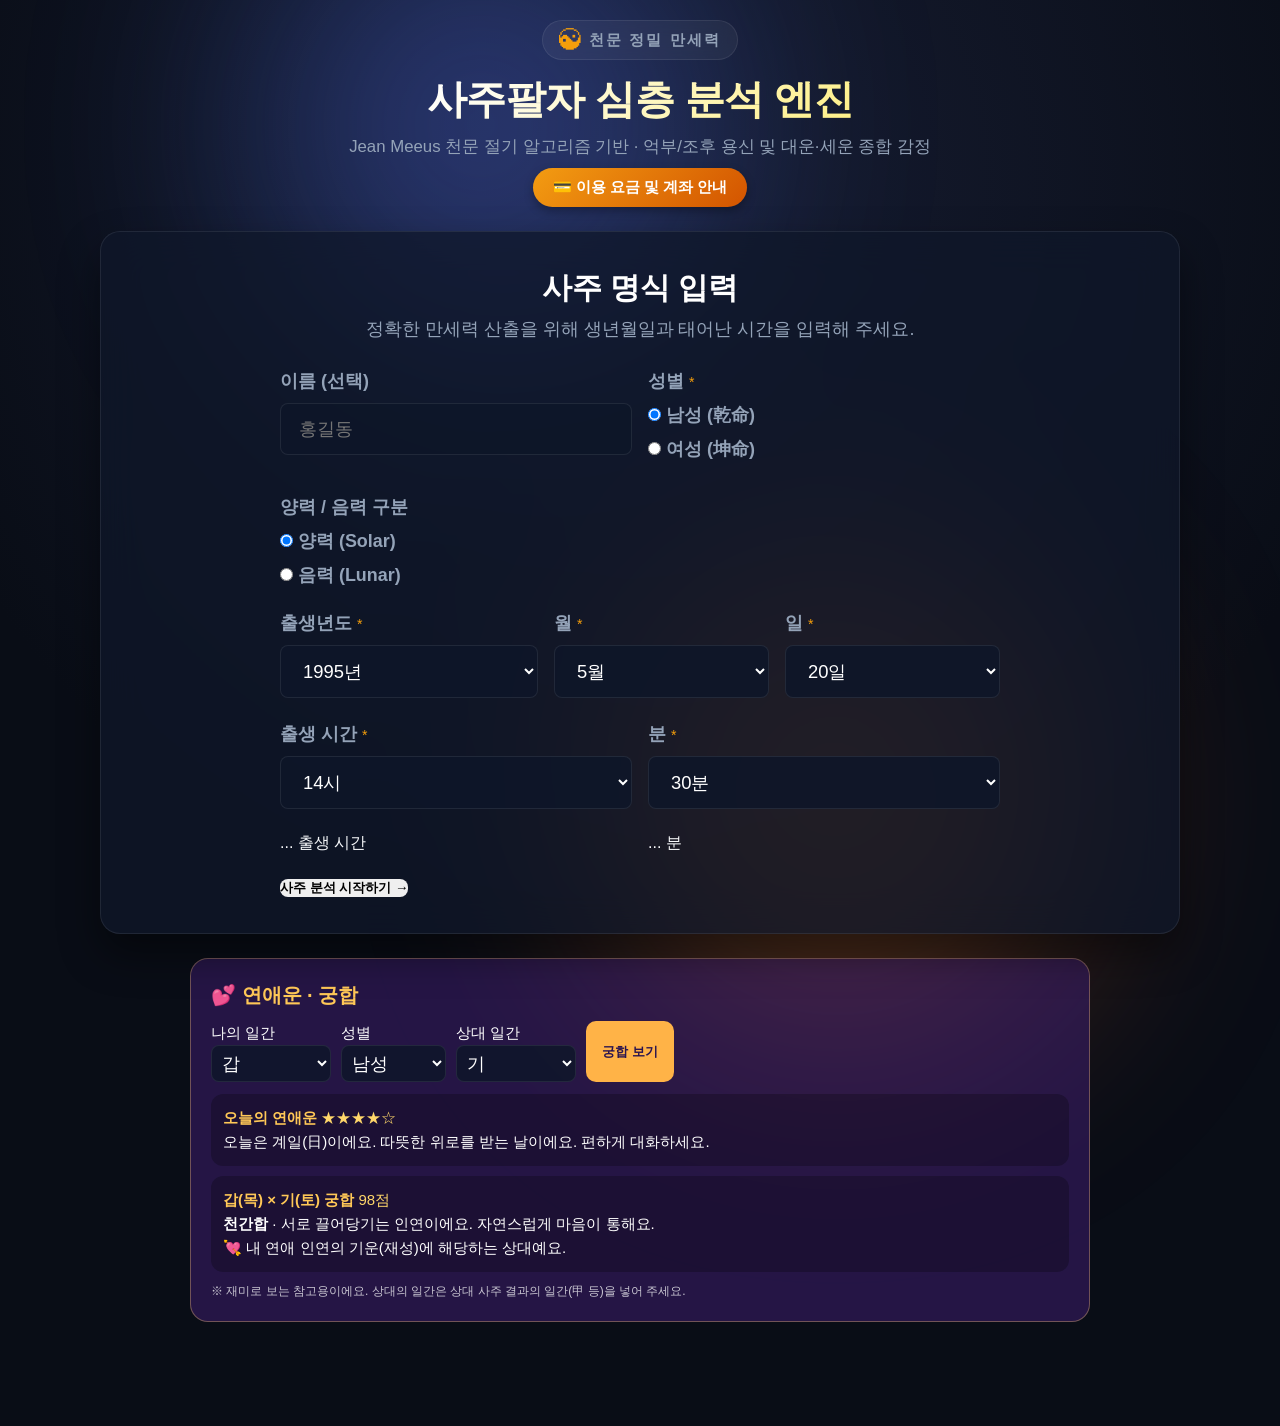
<file: templates/index.html>
<!DOCTYPE html>
<html lang="ko">
<head>
    <meta charset="UTF-8">
    <meta name="viewport" content="width=device-width, initial-scale=1.0">
    <title>사주명리 전문 만세력 심층 분석기</title>
    <link rel="stylesheet" href="/static/css/style.css">
    <style>
        .price-info-btn {
            background: linear-gradient(135deg, #f39c12, #d35400);
            color: #ffffff;
            border: none;
            padding: 10px 20px;
            font-size: 15px;
            font-weight: bold;
            border-radius: 20px;
            cursor: pointer;
            box-shadow: 0 4px 10px rgba(0,0,0,0.3);
            margin-top: 10px;
            transition: all 0.3s ease;
        }
        .price-info-btn:hover {
            transform: translateY(-2px);
            box-shadow: 0 6px 15px rgba(243, 156, 18, 0.5);
        }
        .modal-overlay {
            display: none;
            position: fixed;
            top: 0; left: 0; width: 100%; height: 100%;
            background: rgba(0, 0, 0, 0.75);
            z-index: 9999;
            justify-content: center;
            align-items: center;
        }
        .modal-card {
            background: #1e222d;
            border: 2px solid #f39c12;
            border-radius: 16px;
            width: 90%;
            max-width: 480px;
            padding: 25px;
            color: #ffffff;
            box-shadow: 0 10px 30px rgba(0,0,0,0.5);
        }
        .modal-header {
            display: flex;
            justify-content: space-between;
            align-items: center;
            border-bottom: 1px solid #333a4d;
            padding-bottom: 15px;
            margin-bottom: 20px;
        }
        .modal-title {
            font-size: 20px;
            font-weight: bold;
            color: #f1c40f;
        }
        .modal-close {
            background: none;
            border: none;
            color: #aaaaaa;
            font-size: 24px;
            cursor: pointer;
        }
        .info-box {
            background: #282e3f;
            border-radius: 12px;
            padding: 18px;
            margin-bottom: 15px;
        }
        .info-row {
            display: flex;
            justify-content: space-between;
            align-items: center;
            margin-bottom: 12px;
            font-size: 16px;
        }
        .info-label { color: #a0aabe; font-weight: 500; }
        .info-value { color: #ffffff; font-weight: bold; font-size: 17px; }
        .highlight-price { color: #2ecc71; font-size: 20px; }
        .highlight-account { color: #f39c12; font-size: 18px; }
        .notice-text {
            font-size: 13px;
            color: #8a94a6;
            line-height: 1.5;
            text-align: center;
            margin-top: 15px;
        }
    </style>
</head>
<body>
    <div class="stars-bg"></div>
    <div class="glow-orb orb-1"></div>
    <div class="glow-orb orb-2"></div>

    <div class="app-container">
        <header class="app-header">
            <div class="logo-badge">
                <span class="logo-symbol">☯</span>
                <span class="logo-text">천문 정밀 만세력</span>
            </div>
            <h1 class="main-title">사주팔자 심층 분석 엔진</h1>
            <p class="sub-title">Jean Meeus 천문 절기 알고리즘 기반 · 억부/조후 용신 및 대운·세운 종합 감정</p>
            
            <button class="price-info-btn" onclick="openAccountModal()">💳 이용 요금 및 계좌 안내</button>
        </header>

        <section id="step-input" class="step-card active">
            <div class="card-inner">
                <div class="card-header">
                    <h2>사주 명식 입력</h2>
                    <p>정확한 만세력 산출을 위해 생년월일과 태어난 시간을 입력해 주세요.</p>
                </div>

                <form id="saju-form" onsubmit="handleAnalyzeSubmit(event)">
                    <div class="form-row two-col">
                        <div class="form-group">
                            <label for="user-name">이름 (선택)</label>
                            <input type="text" id="user-name" placeholder="홍길동" maxlength="10">
                        </div>
                        <div class="form-group">
                            <label>성별 <span class="required">*</span></label>
                            <div class="gender-toggle">
                                <label class="gender-btn active">
                                    <input type="radio" name="gender" value="male" checked>
                                    <span>남성 (乾命)</span>
                                </label>
                                <label class="gender-btn">
                                    <input type="radio" name="gender" value="female">
                                    <span>여성 (坤命)</span>
                                </label>
                            </div>
                        </div>
                    </div>

                    <div class="form-group">
                        <label>양력 / 음력 구분</label>
                        <div class="calendar-toggle">
                            <label class="cal-btn active">
                                <input type="radio" name="cal_type" value="solar" checked>
                                <span>양력 (Solar)</span>
                            </label>
                            <label class="cal-btn">


<input type="radio" name="cal_type" value="lunar">

 
                                <span>음력 (Lunar)</span>
                            </label>
                        </div>
                    </div>

                    <div class="form-row three-col">
                        <div class="form-group">
                            <label for="birth-year">출생년도 <span class="required">*</span></label>
                            <select id="birth-year" required></select>
                        </div>
                        <div class="form-group">
                            <label for="birth-month">월 <span class="required">*</span></label>
                            <select id="birth-month" required></select>
                        </div>
                        <div class="form-group">
                            <label for="birth-day">일 <span class="required">*</span></label>
                            <select id="birth-day" required></select>
                        </div>
                    </div>

                    
<div class="form-row two-col" id="time-inputs">
                        <div class="form-group">
                            <label for="birth-hour">출생 시간 <span class="required">*</span></label>
                            <select id="birth-hour" required></select>
                        </div>
                        <div class="form-group">
                            <label for="birth-minute">분 <span class="required">*</span></label>
                            <select id="birth-minute" required></select>
                        </div>
                    </div><div class="form-row two-col" id="time-inputs">
    <div class="form-group">
        ... 출생 시간
    </div>
    <div class="form-group">
        ... 분
    </div>
</div>

                    <button type="submit" class="submit-btn">
                        <span>사주 분석 시작하기</span>
                        <span class="btn-icon">→</span>
                    </button>
                </form>
            </div>
        </section>
    </div>

    <div id="accountModal" class="modal-overlay" onclick="closeAccountModal(event)">
        <div class="modal-card" onclick="event.stopPropagation()">
            <div class="modal-header">
                <div class="modal-title">💰 이용 요금 및 입금 계좌 안내</div>
                <button class="modal-close" onclick="closeAccountModal()">&times;</button>
            </div>
            
            <div class="info-box">
                <div class="info-row">
                    <span class="info-label">서비스 이용 금액</span>
                    <span class="info-value highlight-price">3.000 원</span>
                </div>
                <div class="info-row" style="margin-top: 15px;">
                    
                    <span class="info-value">신한은행</span>
                </div>
                <div class="info-row">
                    
                    <span class="info-value highlight-account">110648174813</span>
                </div>
                <div class="info-row">
                    
                    <span class="info-value">고*안</span>
                </div> <p style="font-size: 13px; color: #777; margin-top: 10px; text-align: center;">
    ※ 입금 후 <strong>월하미호사주(달빛사주) 카카오톡 오픈채팅</strong>으로 연락 주시면 확인 후 안내해 드립니다.
</p>
<div style="text-align: center; margin-top: 8px;">
    <a href="https://open.kakao.com/o/sKh9VVQi" target="_blank" style="display: inline-block; padding: 8px 16px; background-color: #FEE500; color: #000; text-decoration: none; border-radius: 5px; font-weight: bold; font-size: 14px;">
        💬 카카오톡 오픈채팅 문의하기
    </a>
</div>

            </div>

            <p class="notice-text">
                * 입금 확인 후 사주 분석 서비스가 정상 제공됩니다.
            </p>
        </div>
    </div>

    <script src="/static/js/app.js"></script>
    <script src="/static/js/love.js"></script>
    <script>
        function openAccountModal() {
            document.getElementById('accountModal').style.display = 'flex';
        }
        function closeAccountModal(e) {
            document.getElementById('accountModal').style.display = 'none';
        }
    </script>
</body>
</html>
</file>
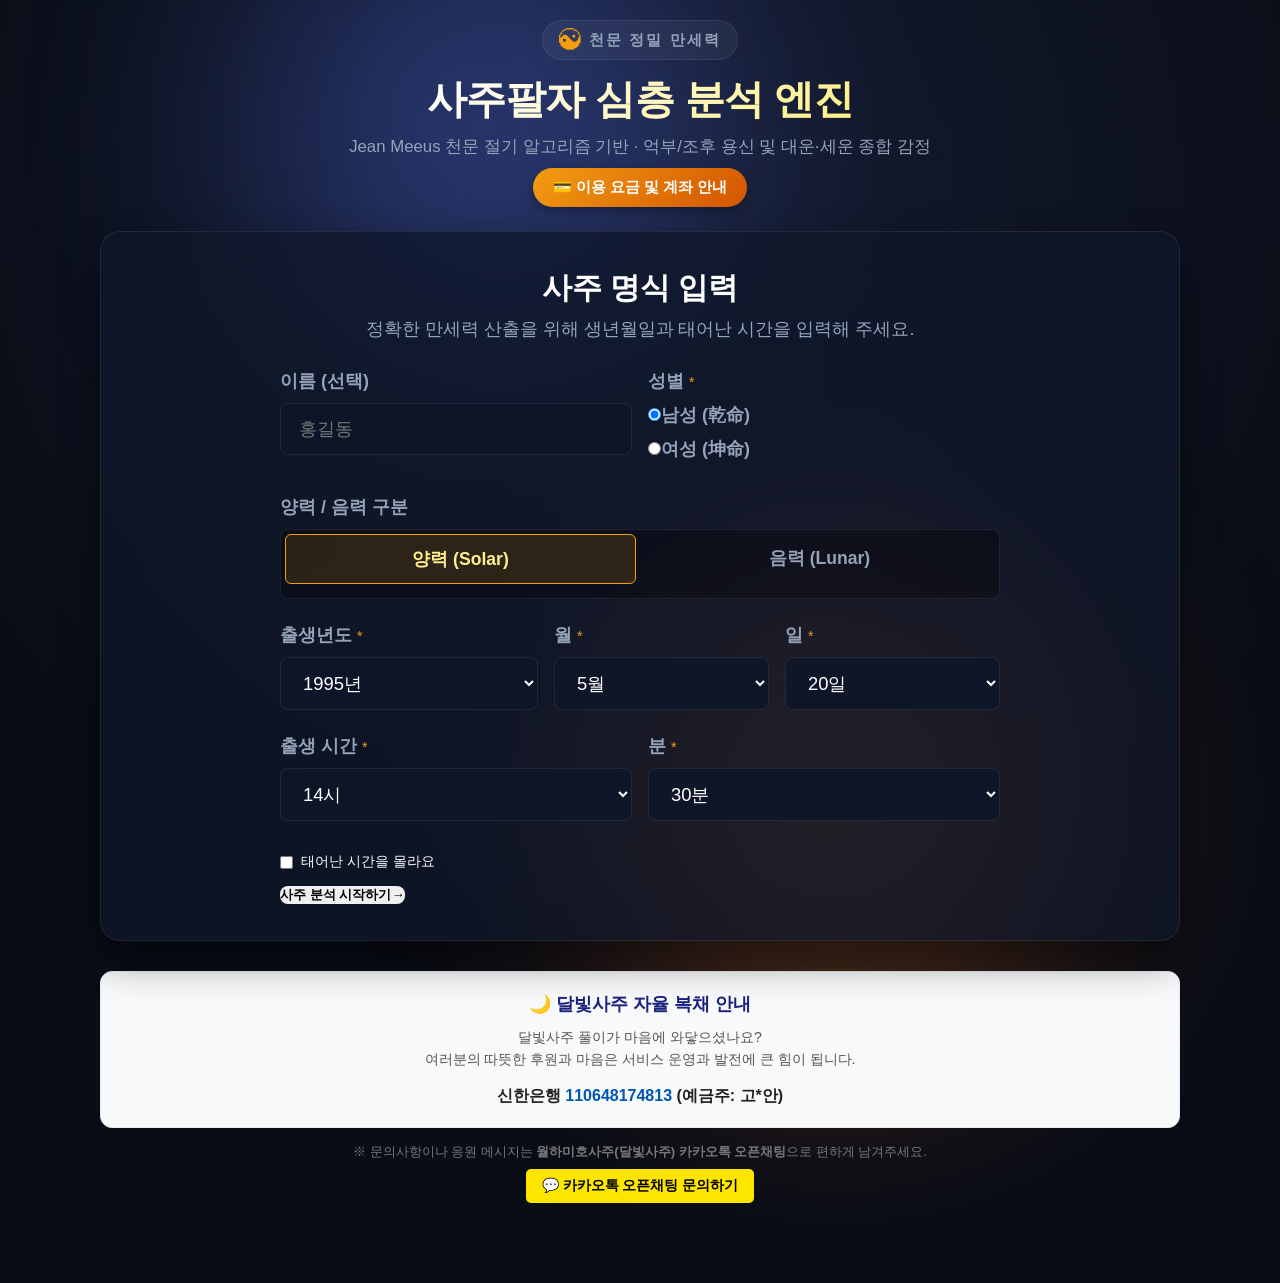
<file: dalbit_upload/templates/index.html>
<!DOCTYPE html>
<html lang="ko">
<head>
<meta charset="UTF-8">
<meta name="viewport" content="width=device-width, initial-scale=1.0">
<title>월하미호(달빛사주) - 사주명리 만세력 심층 분석</title>
<meta property="og:title" content="월하미호(달빛사주)">
<meta property="og:description" content="사주명리 만세력 심층 분석 · 월하미호가 풀어주는 구천운세">
<meta property="og:image" content="https://dalbit-saju.onrender.com/static/moon.jpg">
<meta property="og:url" content="https://dalbit-saju.onrender.com">	
<link rel="stylesheet" href="/static/css/style.css">
<style>
.hidden{display:none !important}
.price-info-btn{background:linear-gradient(135deg,#f39c12,#d35400);color:#fff;border:none;padding:10px 20px;font-size:15px;font-weight:bold;border-radius:20px;cursor:pointer;box-shadow:0 4px 10px rgba(0,0,0,.3);margin-top:10px;transition:all .3s ease}
.price-info-btn:hover{transform:translateY(-2px);box-shadow:0 6px 15px rgba(243,156,18,.5)}
.modal-overlay{display:none;position:fixed;top:0;left:0;width:100%;height:100%;background:rgba(0,0,0,.75);z-index:9999;justify-content:center;align-items:center}
.modal-card{background:#1e222d;border:2px solid #f39c12;border-radius:16px;width:90%;max-width:480px;padding:25px;color:#fff;box-shadow:0 10px 30px rgba(0,0,0,.5)}
.modal-header{display:flex;justify-content:space-between;align-items:center;border-bottom:1px solid #333a4d;padding-bottom:15px;margin-bottom:20px}
.modal-title{font-size:20px;font-weight:bold;color:#f1c40f}
.modal-close{background:none;border:none;color:#aaa;font-size:24px;cursor:pointer}
.info-box{background:#282e3f;border-radius:12px;padding:18px;margin-bottom:15px}
.info-row{display:flex;justify-content:space-between;align-items:center;margin-bottom:12px;font-size:16px}
.info-label{color:#a0aabe;font-weight:500}.info-value{color:#fff;font-weight:bold;font-size:17px}
.highlight-account{color:#f39c12;font-size:18px}
.notice-text{font-size:13px;color:#8a94a6;line-height:1.5;text-align:center;margin-top:15px}

/* ===== 로딩 / 결과 화면 (이 파일 안에서만 쓰는 스타일) ===== */
#step-loading,#step-result{--r-card:#1b1f3a;--r-line:rgba(255,255,255,.12);--r-muted:#9aa4b8;--r-gold:#f5b942;color:#e8ecf5}
#step-loading{text-align:center;padding:60px 20px;background:#1b1f3a;border-radius:16px}
#step-loading .orbit{font-size:56px;animation:spin 3s linear infinite;display:inline-block}
@keyframes spin{to{transform:rotate(360deg)}}
#loading-status-text{margin:22px 0 16px;font-size:15px;color:#cfd6e6;min-height:22px}
.progress-track{height:8px;background:rgba(255,255,255,.12);border-radius:8px;overflow:hidden;max-width:420px;margin:0 auto}
#loading-progress-fill{height:100%;width:0;background:linear-gradient(90deg,#f39c12,#f1c40f);transition:width .45s ease}

#step-result{max-width:920px;margin:0 auto;padding:0 4px 40px}
#step-result .r-card{background:var(--r-card);border:1px solid var(--r-line);border-radius:16px;padding:20px;margin:16px 0}
#step-result h3{margin:0 0 12px;font-size:18px;color:var(--r-gold)}
#step-result .muted{color:var(--r-muted);font-size:13px}
.r-profile{display:flex;gap:16px;align-items:center;flex-wrap:wrap}
#res-day-hanja{font-size:64px;font-weight:800;line-height:1}
.badge-row{display:flex;gap:8px;flex-wrap:wrap;margin:6px 0}
.r-badge{background:rgba(245,185,66,.16);color:#f5d58a;border-radius:20px;padding:3px 12px;font-size:13px}
#res-user-name{margin:0;font-size:22px}
#res-ilju-title{font-weight:700;font-size:17px}
#res-ilju-sub{color:var(--r-muted);font-size:14px}

.pl-grid{display:grid;grid-template-columns:repeat(4,1fr);gap:8px}
.pl-col{background:#12152b;border:1px solid var(--r-line);border-radius:12px;padding:10px 4px;text-align:center}
#pl-day{border-color:#f5b942;box-shadow:0 0 0 1px rgba(245,185,66,.4) inset}
.pl-head{font-size:12px;color:var(--r-muted);margin-bottom:6px}
.pl-char{font-size:38px;font-weight:800;line-height:1.15}
.pl-kr{font-size:12px;color:var(--r-muted)}
.pl-badge{display:inline-block;font-size:11px;padding:1px 8px;border-radius:10px;margin:3px 0}
.pl-tg{font-size:12px;color:#d6dcec;margin:2px 0}
.pl-sep{height:1px;background:var(--r-line);margin:8px 8px}
.pl-unsung{font-size:12px;margin-top:4px;color:#f5d58a}
.pl-hidden{margin-top:8px;font-size:11px;text-align:left;padding:0 6px}
#step-result .h-item{display:flex;flex-direction:column;border-top:1px dashed var(--r-line);padding:3px 0}

#step-result .elem-bar-row{margin:10px 0}
#step-result .elem-bar-header{display:flex;justify-content:space-between;flex-wrap:wrap;font-size:13px;margin-bottom:4px;gap:4px}
#step-result .elem-bar-track{height:10px;background:rgba(255,255,255,.1);border-radius:6px;overflow:hidden}
#step-result .elem-bar-fill{height:100%;border-radius:6px}
.two-split{display:grid;grid-template-columns:1fr 1fr;gap:16px;align-items:center}
#radar-svg{width:100%;height:auto;max-width:400px;margin:0 auto;display:block}
.sw-row{display:flex;gap:12px;flex-wrap:wrap;margin-bottom:8px}
.sw-pill{background:rgba(255,255,255,.08);padding:5px 12px;border-radius:10px;font-size:14px}

.spectrum{position:relative;height:14px;border-radius:8px;margin:34px 6px 8px;background:linear-gradient(90deg,#3b82f6,#a78bfa,#ef4444)}
#spectrum-pointer{position:absolute;top:-4px;width:4px;height:22px;background:#fff;border-radius:2px;transform:translateX(-50%)}
#pointer-score{position:absolute;top:-28px;left:50%;transform:translateX(-50%);font-size:12px;white-space:nowrap;background:#fff;color:#111;border-radius:8px;padding:1px 8px}
.spec-label{display:flex;justify-content:space-between;font-size:12px;color:var(--r-muted);margin:0 6px}
#res-strength-badge{display:inline-block;font-size:18px;font-weight:800;color:#111;background:#f5b942;border-radius:20px;padding:3px 16px;margin-bottom:8px}
.factors{display:grid;grid-template-columns:repeat(3,1fr);gap:10px;margin-top:14px}
#step-result .factor-card{background:rgba(0,0,0,.25);border:1px solid var(--r-line);border-radius:12px;padding:10px;text-align:center}
#step-result .factor-card.achieved{border-color:#22c55e}
#step-result .factor-name{font-weight:700;font-size:14px}
#step-result .factor-tag{display:inline-block;font-size:12px;border-radius:10px;padding:1px 10px;margin:5px 0}
#step-result .factor-tag.yes{background:rgba(34,197,94,.2);color:#86efac}
#step-result .factor-tag.no{background:rgba(239,68,68,.2);color:#fca5a5}
#step-result .factor-desc{font-size:11px;color:var(--r-muted)}

.ys-grid{display:grid;grid-template-columns:1fr 1fr;gap:12px}
.ys-box{background:rgba(0,0,0,.25);border:1px solid var(--r-line);border-radius:12px;padding:12px}
.ys-elem{font-size:24px;font-weight:800}
.lucky-grid{display:grid;grid-template-columns:1fr 1fr;gap:8px;margin-top:12px;font-size:14px}
.lucky-grid b{color:var(--r-gold)}

.daeun-wrap{display:flex;gap:10px;overflow-x:auto;padding:6px 2px 10px;-webkit-overflow-scrolling:touch}
#step-result .daeun-card{flex:0 0 96px;background:rgba(0,0,0,.25);border:1px solid var(--r-line);border-radius:12px;padding:10px 6px;text-align:center;cursor:pointer;position:relative}
#step-result .daeun-card.active{border-color:#f5b942;background:rgba(245,185,66,.12)}
#step-result .current-badge{font-size:10px;color:#111;background:#f5b942;border-radius:8px;padding:0 6px;margin-bottom:4px;display:inline-block}
#step-result .d-age{font-size:12px;color:var(--r-muted)}
#step-result .d-ganji{font-size:28px;font-weight:800;margin:4px 0}
#step-result .d-tg{font-size:11px}
#step-result .d-unsung{font-size:11px;color:#f5d58a}

.seun-top{display:flex;gap:14px;align-items:center;flex-wrap:wrap;margin-bottom:8px}
#seun-ganji{font-size:40px;font-weight:800;color:#f5b942}
.seun-grid{display:grid;grid-template-columns:1fr 1fr;gap:10px;margin-top:12px}
.seun-grid>div{background:rgba(0,0,0,.25);border:1px solid var(--r-line);border-radius:12px;padding:12px;font-size:14px;line-height:1.6}
.seun-grid b{display:block;color:var(--r-gold);margin-bottom:4px}
#step-result .kw-pill{display:inline-block;background:rgba(245,185,66,.16);color:#f5d58a;border-radius:20px;padding:3px 12px;margin:0 6px 6px 0;font-size:13px}
#res-life-advice,#res-recommendation,#seun-overall,#res-elem-desc,#res-strength-desc,#y-primary-reason,#y-johu-desc{line-height:1.7;font-size:14.5px}
.btn-row{display:flex;gap:10px;flex-wrap:wrap;justify-content:center;margin-top:18px}
.btn-sub{background:rgba(255,255,255,.1);color:#fff;border:1px solid var(--r-line);border-radius:12px;padding:12px 20px;font-size:15px;cursor:pointer}
.btn-main{background:linear-gradient(135deg,#f39c12,#d35400);color:#fff;border:0;border-radius:12px;padding:12px 24px;font-size:15px;font-weight:700;cursor:pointer}
#json-modal{position:fixed;inset:0;background:rgba(0,0,0,.8);z-index:9999;display:flex;align-items:center;justify-content:center}
#json-modal .jm-box{background:#1e222d;border-radius:14px;width:92%;max-width:720px;max-height:85vh;display:flex;flex-direction:column;padding:16px;color:#fff}
#json-code-view{overflow:auto;background:#0f1117;border-radius:8px;padding:12px;font-size:12px;flex:1;white-space:pre-wrap}
.checkline{display:flex;align-items:center;gap:8px;margin:8px 0 14px;font-size:14px}
@media(max-width:560px){
 .two-split,.ys-grid,.seun-grid,.lucky-grid{grid-template-columns:1fr}
 .factors{grid-template-columns:1fr}
 .pl-char{font-size:30px}
 #res-day-hanja{font-size:52px}
}
</style>
</head>
<body>
<div class="stars-bg"></div>
<div class="glow-orb orb-1"></div>
<div class="glow-orb orb-2"></div>

<div class="app-container">
  <header class="app-header">
    <div class="logo-badge"><span class="logo-symbol">☯</span><span class="logo-text">천문 정밀 만세력</span></div>
    <h1 class="main-title">사주팔자 심층 분석 엔진</h1>
    <p class="sub-title">Jean Meeus 천문 절기 알고리즘 기반 · 억부/조후 용신 및 대운·세운 종합 감정</p>
    <button class="price-info-btn" onclick="openAccountModal()">💳 이용 요금 및 계좌 안내</button>
  </header>

  <!-- 1단계: 입력 -->
  <section id="step-input" class="step-card active">
    <div class="card-inner">
      <div class="card-header">
        <h2>사주 명식 입력</h2>
        <p>정확한 만세력 산출을 위해 생년월일과 태어난 시간을 입력해 주세요.</p>
      </div>
      <form id="saju-form" onsubmit="handleAnalyzeSubmit(event)">
        <div class="form-row two-col">
          <div class="form-group">
            <label for="user-name">이름 (선택)</label>
            <input type="text" id="user-name" placeholder="홍길동" maxlength="10">
          </div>
          <div class="form-group">
            <label>성별 <span class="required">*</span></label>
            <div class="gender-toggle">
              <label class="gender-btn active"><input type="radio" name="gender" value="male" checked onchange="syncActive('gender')"><span>남성 (乾命)</span></label>
              <label class="gender-btn"><input type="radio" name="gender" value="female" onchange="syncActive('gender')"><span>여성 (坤命)</span></label>
            </div>
          </div>
        </div>

        <div class="form-group">
          <label>양력 / 음력 구분</label>
          <div class="calendar-toggle calendar-type-selector">
            <label class="cal-btn tab-btn active"><input type="radio" name="cal_type" value="solar" checked onchange="toggleCalType()"><span>양력 (Solar)</span></label>
            <label class="cal-btn tab-btn"><input type="radio" name="cal_type" value="lunar" onchange="toggleCalType()"><span>음력 (Lunar)</span></label>
          </div>
          <div id="leap-month-box" class="hidden checkline">
            <input type="checkbox" id="is-leap-month"><label for="is-leap-month">윤달입니다</label>
          </div>
        </div>

        <div class="form-row three-col">
          <div class="form-group"><label for="birth-year">출생년도 <span class="required">*</span></label><select id="birth-year" required></select></div>
          <div class="form-group"><label for="birth-month">월 <span class="required">*</span></label><select id="birth-month" required></select></div>
          <div class="form-group"><label for="birth-day">일 <span class="required">*</span></label><select id="birth-day" required></select></div>
        </div>

        <div class="form-row two-col" id="time-inputs">
          <div class="form-group"><label for="birth-hour">출생 시간 <span class="required">*</span></label><select id="birth-hour"></select></div>
          <div class="form-group"><label for="birth-minute">분 <span class="required">*</span></label><select id="birth-minute"></select></div>
        </div>
        <div class="checkline">
          <input type="checkbox" id="unknown-time" onchange="toggleUnknownTime()"><label for="unknown-time">태어난 시간을 몰라요</label>
        </div>

        <button type="submit" class="submit-btn"><span>사주 분석 시작하기</span><span class="btn-icon">→</span></button>
      </form>
    </div>
  </section>

  <!-- 2단계: 로딩 -->
  <section id="step-loading" class="hidden">
    <div class="orbit">☯</div>
    <div id="loading-status-text">분석 준비 중...</div>
    <div class="progress-track"><div id="loading-progress-fill"></div></div>
  </section>

  <!-- 3단계: 결과 -->
  <section id="step-result" class="hidden">
    <div class="r-card">
      <div class="r-profile">
        <div id="res-day-hanja">-</div>
        <div>
          <h2 id="res-user-name">-</h2>
          <div class="badge-row"><span class="r-badge" id="res-gender-badge"></span><span class="r-badge" id="res-age-badge"></span></div>
          <div id="res-ilju-title"></div>
          <div id="res-ilju-sub"></div>
        </div>
      </div>
      <div class="muted" style="margin-top:12px;line-height:1.7">
        <div id="res-solar-dt"></div><div id="res-lunar-dt"></div>
        <div id="res-prev-term"></div><div id="res-next-term"></div>
      </div>
    </div>

    <div class="r-card">
      <h3>사주 원국 (四柱八字)</h3>
      <div class="pl-grid">
<div class="pl-col" id="pl-hour">
  <div class="pl-head">시주 時</div>
  <div class="pl-tg" id="p-hour-gan-tg">-</div>
  <div class="pl-char" id="p-hour-gan">-</div>
  <div class="pl-kr" id="p-hour-gan-kr">-</div>
  <span class="pl-badge" id="p-hour-gan-elem">-</span>
  <div class="pl-sep"></div>
  <div class="pl-char" id="p-hour-ji">-</div>
  <div class="pl-kr" id="p-hour-ji-kr">-</div>
  <span class="pl-badge" id="p-hour-ji-elem">-</span>
  <div class="pl-tg" id="p-hour-ji-tg">-</div>
  <div class="pl-unsung" id="p-hour-unsung">-</div>
  <div class="pl-hidden" id="p-hour-hidden-list"></div>
</div>
<div class="pl-col" id="pl-day">
  <div class="pl-head">일주 日</div>
  <div class="pl-tg" id="p-day-gan-tg">-</div>
  <div class="pl-char" id="p-day-gan">-</div>
  <div class="pl-kr" id="p-day-gan-kr">-</div>
  <span class="pl-badge" id="p-day-gan-elem">-</span>
  <div class="pl-sep"></div>
  <div class="pl-char" id="p-day-ji">-</div>
  <div class="pl-kr" id="p-day-ji-kr">-</div>
  <span class="pl-badge" id="p-day-ji-elem">-</span>
  <div class="pl-tg" id="p-day-ji-tg">-</div>
  <div class="pl-unsung" id="p-day-unsung">-</div>
  <div class="pl-hidden" id="p-day-hidden-list"></div>
</div>
<div class="pl-col" id="pl-month">
  <div class="pl-head">월주 月</div>
  <div class="pl-tg" id="p-month-gan-tg">-</div>
  <div class="pl-char" id="p-month-gan">-</div>
  <div class="pl-kr" id="p-month-gan-kr">-</div>
  <span class="pl-badge" id="p-month-gan-elem">-</span>
  <div class="pl-sep"></div>
  <div class="pl-char" id="p-month-ji">-</div>
  <div class="pl-kr" id="p-month-ji-kr">-</div>
  <span class="pl-badge" id="p-month-ji-elem">-</span>
  <div class="pl-tg" id="p-month-ji-tg">-</div>
  <div class="pl-unsung" id="p-month-unsung">-</div>
  <div class="pl-hidden" id="p-month-hidden-list"></div>
</div>
<div class="pl-col" id="pl-year">
  <div class="pl-head">년주 年</div>
  <div class="pl-tg" id="p-year-gan-tg">-</div>
  <div class="pl-char" id="p-year-gan">-</div>
  <div class="pl-kr" id="p-year-gan-kr">-</div>
  <span class="pl-badge" id="p-year-gan-elem">-</span>
  <div class="pl-sep"></div>
  <div class="pl-char" id="p-year-ji">-</div>
  <div class="pl-kr" id="p-year-ji-kr">-</div>
  <span class="pl-badge" id="p-year-ji-elem">-</span>
  <div class="pl-tg" id="p-year-ji-tg">-</div>
  <div class="pl-unsung" id="p-year-unsung">-</div>
  <div class="pl-hidden" id="p-year-hidden-list"></div>
</div>
      </div>
    </div>

    <div class="r-card">
      <h3>오행 분포</h3>
      <div class="sw-row"><span class="sw-pill">가장 강한 기운: <b id="res-strongest-elem">-</b></span><span class="sw-pill">가장 약한 기운: <b id="res-weakest-elem">-</b></span></div>
      <p id="res-elem-desc"></p>
      <div class="two-split">
        <div id="element-bars"></div>
        <svg id="radar-svg" viewBox="0 0 400 370"></svg>
      </div>
    </div>

    <div class="r-card">
      <h3>신강 · 신약</h3>
      <div id="res-strength-badge">-</div>
      <p id="res-strength-desc"></p>
      <div class="spectrum"><div id="spectrum-pointer" style="left:50%"><span id="pointer-score"></span></div></div>
      <div class="spec-label"><span>신약</span><span>중화</span><span>신강</span></div>
      <div class="factors" id="factors-grid"></div>
    </div>

    <div class="r-card">
      <h3>용신 · 희신 · 개운</h3>
      <div class="ys-grid">
        <div class="ys-box"><div class="muted">용신(用神)</div><div class="ys-elem" id="y-primary-elem">-</div><div id="y-primary-type"></div><p id="y-primary-reason"></p></div>
        <div class="ys-box"><div class="muted">희신(喜神)</div><div class="ys-elem" id="y-secondary-elem">-</div><div id="y-secondary-type"></div></div>
      </div>
      <p><b style="color:#f5b942">조후:</b> <span id="y-johu-desc"></span></p>
      <p><b style="color:#f5b942">기신:</b> <span id="y-harmful-elem"></span></p>
      <div class="lucky-grid">
        <div><b>행운의 색</b> <span id="lucky-colors"></span></div>
        <div><b>행운의 숫자</b> <span id="lucky-numbers"></span></div>
        <div><b>행운의 방향</b> <span id="lucky-dirs"></span></div>
        <div><b>행운의 소품</b> <span id="lucky-items"></span></div>
      </div>
    </div>

    <div class="r-card">
      <h3>10년 대운</h3>
      <div class="muted" id="daeun-summary-info"></div>
      <div class="daeun-wrap" id="daeun-timeline"></div>
      <div class="muted">카드를 누르면 해설이 나와요.</div>
    </div>

    <div class="r-card">
      <h3 id="seun-title-year">올해 운세</h3>
      <div class="seun-top"><div id="seun-ganji">-</div><div><div id="seun-kr"></div><div class="muted" id="seun-tg-tag"></div></div></div>
      <p id="seun-overall"></p>
      <div class="seun-grid">
        <div><b>💰 재물운</b><span id="seun-wealth"></span></div>
        <div><b>💼 직업·학업운</b><span id="seun-career"></span></div>
        <div><b>🤝 인간관계</b><span id="seun-relation"></span></div>
        <div><b>🌿 건강</b><span id="seun-health"></span></div>
      </div>
    </div>

    <div class="r-card">
      <h3>종합 풀이</h3>
      <div id="res-keywords"></div>
      <p id="res-life-advice"></p>
      <p id="res-recommendation"></p>
    </div>
    
<div class="r-card" id="lc-card">
  <h3>💘 연애운 · 궁합</h3>
  <div class="muted" style="margin-bottom:10px">재미로 보는 참고용 풀이예요 (일간 기준).</div>

  <div style="display:flex;gap:8px;flex-wrap:wrap;align-items:center">
    <b>내 일간</b>
    <select id="lc-me"></select>
    <select id="lc-gender">
      <option value="남">남성</option>
      <option value="여">여성</option>
    </select>
    <button class="btn-sub" onclick="lcLove()">오늘의 연애운</button>
  </div>
  <p id="lc-love-out" style="margin-top:10px"></p>

  <div style="display:flex;gap:8px;flex-wrap:wrap;align-items:center;margin-top:14px">
    <b>상대 일간</b>
    <select id="lc-other"></select>
    <button class="btn-sub" onclick="lcCompat()">궁합 보기</button>
  </div>
  <p id="lc-compat-out" style="margin-top:10px"></p>
</div>

<script>
(function () {
  var STEMS = "갑을병정무기경신임계".split("");
  ["lc-me", "lc-other"].forEach(function (id) {
    var sel = document.getElementById(id);
    STEMS.forEach(function (s) {
      var o = document.createElement("option");
      o.value = s; o.textContent = s;
      sel.appendChild(o);
    });
  });
  function post(url, body) {
    return fetch(url, {
      method: "POST",
      headers: { "Content-Type": "application/json" },
      body: JSON.stringify(body)
    }).then(function (r) { return r.json(); });
  }
  function stars(n) { return "★".repeat(n) + "☆".repeat(5 - n); }

  window.lcLove = function () {
    var out = document.getElementById("lc-love-out");
    out.textContent = "불러오는 중...";
    post("/api/love", {
      day_stem: document.getElementById("lc-me").value,
      gender: document.getElementById("lc-gender").value
    }).then(function (d) {
      out.textContent = d.error ? d.error :
        d.date + " · 오늘의 기운: " + d.ten_god + " · 연애운 " + stars(d.stars);
    }).catch(function () { out.textContent = "오류가 발생했습니다."; });
  };

  window.lcCompat = function () {
    var out = document.getElementById("lc-compat-out");
    out.textContent = "불러오는 중...";
    post("/api/compat", {
      stem_a: document.getElementById("lc-me").value,
      stem_b: document.getElementById("lc-other").value
    }).then(function (d) {
      out.textContent = d.error ? d.error :
        d.a + "와 " + d.b + " · 궁합 " + d.score + "점 · " +
        d.element_relation + (d.stem_hap ? " · 천간합(좋은 인연의 기운)" : "");
    }).catch(function () { out.textContent = "오류가 발생했습니다."; });
  };
})();
</script>

<div class="btn-row">
      <button class="btn-main" onclick="goToInput()">다시 분석하기</button>
      <button class="btn-sub" onclick="openJsonModal()">분석 데이터 보기</button>
      <button class="btn-sub" onclick="downloadJsonFile()">내려받기</button>
    </div>
  </section>

  <div class="info-box" style="margin-top:30px;text-align:center;padding:20px;border-radius:12px;background-color:#f8f9fa;border:1px solid #e9ecef;">
    <h3 style="margin-bottom:10px;color:#1a237e;font-size:18px;">🌙 달빛사주 자율 복채 안내</h3>
    <p style="color:#555;font-size:14px;line-height:1.6;margin-bottom:15px;">
      달빛사주 풀이가 마음에 와닿으셨나요?<br>여러분의 따뜻한 후원과 마음은 서비스 운영과 발전에 큰 힘이 됩니다.
    </p>
    <div style="font-weight:bold;font-size:16px;color:#222;">신한은행 <span style="color:#0056b3;">110648174813</span> (예금주: 고*안)</div>
  </div>

  <p style="font-size:13px;color:#777;margin-top:10px;text-align:center;">
    ※ 문의사항이나 응원 메시지는 <strong>월하미호사주(달빛사주) 카카오톡 오픈채팅</strong>으로 편하게 남겨주세요.
  </p>
  <div style="text-align:center;margin-top:8px;">
    <a href="https://open.kakao.com/o/sKh9VVQi" target="_blank" style="display:inline-block;padding:8px 16px;background-color:#FEE500;color:#000;text-decoration:none;border-radius:5px;font-weight:bold;font-size:14px;">💬 카카오톡 오픈채팅 문의하기</a>
  </div>
</div>

<!-- 요금/계좌 안내 창 -->
<div class="modal-overlay" id="accountModal" onclick="if(event.target===this)closeAccountModal()">
  <div class="modal-card">
    <div class="modal-header"><span class="modal-title">💳 이용 요금 및 계좌 안내</span><button class="modal-close" onclick="closeAccountModal()">×</button></div>
    <div class="info-box">
      <div class="info-row"><span class="info-label">은행</span><span class="info-value">신한은행</span></div>
      <div class="info-row"><span class="info-label">계좌번호</span><span class="info-value highlight-account">110648174813</span></div>
      <div class="info-row"><span class="info-label">예금주</span><span class="info-value">고*안</span></div>
    </div>
    <div class="notice-text">입금 후 카카오톡 오픈채팅으로 알려 주세요.</div>
  </div>
</div>

<!-- JSON 보기 창 -->
<div id="json-modal" class="hidden" onclick="closeJsonModal(event)">
  <div class="jm-box">
    <div style="display:flex;justify-content:space-between;margin-bottom:10px"><b>분석 데이터</b><button class="modal-close modal-close-btn" onclick="closeJsonModal(event)">×</button></div>
    <pre id="json-code-view"></pre>
    <div class="btn-row"><button class="btn-sub" onclick="copyJsonToClipboard()">복사</button><button class="btn-sub" onclick="downloadJsonFile()">내려받기</button></div>
  </div>
</div>

<script src="/static/js/app.js"></script>
</body>
</html>
</file>
<file: static/css/style.css>
/* ========================================================
   사주명리 만세력 분석기 - 프리미엄 다크 미스틱 스타일시트
   외부 폰트/CDN 없이 100% 로컬 독립 동작 지원
   ======================================================== */

:root {
    --bg-main: #090d16;
    --bg-card: rgba(15, 23, 42, 0.75);
    --bg-card-hover: rgba(30, 41, 59, 0.85);
    --border-color: rgba(255, 255, 255, 0.08);
    --border-highlight: rgba(234, 179, 8, 0.4);
    
    --text-primary: #f8fafc;
    --text-secondary: #94a3b8;
    --text-muted: #64748b;
    
    --accent-gold: #f59e0b;
    --accent-gold-glow: rgba(245, 158, 11, 0.25);
    --accent-cyan: #06b6d4;
    --accent-purple: #8b5cf6;
    
    /* 오행 색상 */
    --color-wood: #22c55e;
    --color-fire: #ef4444;
    --color-earth: #eab308;
    --color-metal: #cbd5e1;
    --color-water: #3b82f6;

    --radius-sm: 8px;
    --radius-md: 14px;
    --radius-lg: 20px;
    
    --transition-fast: 0.2s ease;
    --transition-normal: 0.35s cubic-bezier(0.16, 1, 0.3, 1);
}

* {
    box-sizing: border-box;
    margin: 0;
    padding: 0;
    font-family: -apple-system, BlinkMacSystemFont, "Pretendard", "Apple SD Gothic Neo", "Malgun Gothic", "Noto Sans KR", sans-serif;
    -webkit-font-smoothing: antialiased;
}

body {
    background-color: var(--bg-main);
    color: var(--text-primary);
    min-height: 100vh;
    font-size: 16px;
    overflow-x: hidden;
    position: relative;
    padding: 20px 16px 80px;
}

/* 전역 숨김 클래스 (모달, 스텝 카드, 옵션 박스 등 완전 숨김 보장) */
.hidden,
.step-card.hidden,
.modal-overlay.hidden {
    display: none !important;
}

/* 우주 및 앰비언트 글로우 배경 */
.stars-bg {
    position: fixed;
    top: 0; left: 0; width: 100vw; height: 100vh;
    background: radial-gradient(circle at 50% 20%, #171d33 0%, #090d16 80%);
    z-index: -2;
    pointer-events: none;
}

.glow-orb {
    position: fixed;
    border-radius: 50%;
    filter: blur(120px);
    z-index: -1;
    pointer-events: none;
    opacity: 0.35;
}

.orb-1 {
    top: -100px;
    left: 20%;
    width: 450px;
    height: 450px;
    background: radial-gradient(circle, #6366f1, #3b82f6);
}

.orb-2 {
    bottom: -150px;
    right: 15%;
    width: 500px;
    height: 500px;
    background: radial-gradient(circle, #f59e0b, #ef4444);
}

/* 메인 앱 컨테이너 */
.app-container {
    max-width: 1080px;
    margin: 0 auto;
    width: 100%;
}

/* 상단 헤더 */
.app-header {
    text-align: center;
    margin-bottom: 24px;
}

.logo-badge {
    display: inline-flex;
    align-items: center;
    gap: 8px;
    padding: 6px 16px;
    background: rgba(255, 255, 255, 0.05);
    border: 1px solid var(--border-color);
    border-radius: 9999px;
    margin-bottom: 12px;
    backdrop-filter: blur(8px);
}

.logo-symbol {
    font-size: 1.35rem;
    color: var(--accent-gold);
    animation: rotateTaeguk 12s linear infinite;
}

.logo-text {
    font-size: 0.95rem;
    letter-spacing: 2px;
    text-transform: uppercase;
    color: var(--text-secondary);
    font-weight: 600;
}

.main-title {
    font-size: 2.5rem;
    font-weight: 800;
    background: linear-gradient(135deg, #ffffff 30%, #fef08a 70%, #f59e0b 100%);
    -webkit-background-clip: text;
    -webkit-text-fill-color: transparent;
    letter-spacing: -0.5px;
    margin-bottom: 8px;
}

.sub-title {
    font-size: 1.05rem;
    color: var(--text-secondary);
}

/* 스텝 카드 공통 (글래스모피즘) */
.step-card {
    background: var(--bg-card);
    border: 1px solid var(--border-color);
    border-radius: var(--radius-lg);
    backdrop-filter: blur(20px);
    box-shadow: 0 20px 40px rgba(0, 0, 0, 0.45);
    padding: 36px 32px;
    transition: var(--transition-normal);
}

/* 입력 페이지 스타일 */
.card-inner {
    max-width: 720px;
    margin: 0 auto;
}

.card-header {
    text-align: center;
    margin-bottom: 28px;
}

.card-header h2 {
    font-size: 1.9rem;
    font-weight: 800;
    margin-bottom: 8px;
    color: #fff;
}

.card-header p {
    color: var(--text-secondary);
    font-size: 1.12rem;
}

.form-group {
    margin-bottom: 24px;
}

.form-group label {
    display: block;
    font-size: 1.12rem;
    font-weight: 700;
    color: var(--text-secondary);
    margin-bottom: 10px;
}

.required {
    color: var(--accent-gold);
    font-size: 0.88rem;
    font-weight: normal;
}

.form-row {
    display: grid;
    gap: 16px;
}

.form-row.two-col {
    grid-template-columns: 1fr 1fr;
}

.form-row.three-col {
    grid-template-columns: 1.2fr 1fr 1fr;
}

input[type="text"],
select {
    width: 100%;
    padding: 14px 18px;
    background: rgba(15, 23, 42, 0.85);
    border: 1px solid var(--border-color);
    border-radius: var(--radius-sm);
    color: #fff;
    font-size: 1.15rem;
    transition: var(--transition-fast);
    outline: none;
}

input[type="text"]:focus,
select:focus {
    border-color: var(--accent-gold);
    box-shadow: 0 0 0 2px var(--accent-gold-glow);
}

select option {
    background-color: #0f172a;
    color: #fff;
    font-size: 1.1rem;
    padding: 8px;
}

/* 라디오 & 탭 토글 */
.radio-toggle-group,
.calendar-type-selector {
    display: flex;
    gap: 8px;
    background: rgba(0, 0, 0, 0.3);
    padding: 4px;
    border-radius: var(--radius-sm);
    border: 1px solid var(--border-color);
}

.radio-label,
.tab-btn {
    flex: 1;
    position: relative;
    cursor: pointer;
    text-align: center;
}

.radio-label input,
.tab-btn input {
    position: absolute;
    opacity: 0;
    pointer-events: none;
}

.radio-custom,
.tab-btn span {
    display: block;
    padding: 12px 18px;
    border-radius: 6px;
    font-size: 1.1rem;
    font-weight: 600;
    color: var(--text-secondary);
    transition: var(--transition-fast);
}

.radio-label input:checked + .radio-custom,
.tab-btn.active span {
    background: rgba(245, 158, 11, 0.15);
    border: 1px solid var(--accent-gold);
    color: #fef08a;
}

/* 체크박스 */
.checkbox-row {
    padding: 6px 0;
}

.checkbox-label {
    display: inline-flex;
    align-items: center;
    gap: 12px;
    cursor: pointer;
    font-size: 1.08rem;
    color: var(--text-secondary);
}

.checkbox-label input {
    position: absolute;
    opacity: 0;
}

.checkbox-custom {
    width: 22px;
    height: 22px;
    border: 1px solid var(--border-color);
    border-radius: 5px;
    background: rgba(0, 0, 0, 0.3);
    display: flex;
    align-items: center;
    justify-content: center;
    transition: var(--transition-fast);
    flex-shrink: 0;
}

.checkbox-label input:checked + .checkbox-custom {
    background: var(--accent-gold);
    border-color: var(--accent-gold);
}

.checkbox-label input:checked + .checkbox-custom::after {
    content: "✓";
    color: #000;
    font-size: 15px;
    font-weight: 900;
}

.time-section {
    background: rgba(0, 0, 0, 0.2);
    padding: 20px;
    border-radius: var(--radius-md);
    border: 1px solid var(--border-color);
}

.time-header-row {
    display: flex;
    justify-content: space-between;
    align-items: center;
    margin-bottom: 14px;
}

.hint-text {
    font-size: 0.95rem;
    color: var(--text-muted);
    margin-top: 10px;
    line-height: 1.4;
}

.hint-text.center {
    text-align: center;
}

/* 버튼 */
.btn-group {
    display: flex;
    gap: 16px;
    margin-top: 32px;
}

button {
    cursor: pointer;
    border: none;
    font-weight: 600;
    border-radius: var(--radius-sm);
    transition: var(--transition-fast);
}

.btn-primary {
    flex: 2;
    padding: 16px 24px;
    background: linear-gradient(135deg, #f59e0b, #d97706);
    color: #000;
    font-size: 1.22rem;
    font-weight: 700;
    box-shadow: 0 4px 20px rgba(245, 158, 11, 0.35);
}

.btn-primary:hover {
    transform: translateY(-2px);
    box-shadow: 0 8px 25px rgba(245, 158, 11, 0.5);
}

.btn-secondary {
    flex: 1;
    padding: 16px 20px;
    background: rgba(255, 255, 255, 0.05);
    border: 1px solid var(--border-color);
    color: var(--text-primary);
    font-size: 1.12rem;
}

.btn-secondary:hover {
    background: rgba(255, 255, 255, 0.1);
}

/* ========================================================
   STEP 2: 신비로운 로딩 스피너 애니메이션 (1.5초 연출)
   ======================================================== */
.loading-container {
    text-align: center;
    padding: 70px 20px;
    max-width: 600px;
    margin: 0 auto;
}

.mystic-spinner-wrap {
    position: relative;
    width: 170px;
    height: 170px;
    margin: 0 auto 36px;
    display: flex;
    align-items: center;
    justify-content: center;
}

.spinner-ring {
    position: absolute;
    border-radius: 50%;
    pointer-events: none;
}

.outer-ring {
    width: 100%;
    height: 100%;
    border: 2px dashed rgba(245, 158, 11, 0.4);
    animation: rotateCw 10s linear infinite;
}

.middle-ring {
    width: 75%;
    height: 75%;
    border: 2px solid transparent;
    border-top-color: var(--accent-cyan);
    border-bottom-color: var(--accent-purple);
    animation: rotateCcw 4s linear infinite;
}

.taeguk-center {
    width: 50px;
    height: 50px;
    border-radius: 50%;
    background: rgba(255, 255, 255, 0.08);
    display: flex;
    align-items: center;
    justify-content: center;
    box-shadow: 0 0 25px rgba(245, 158, 11, 0.5);
}

.yin-yang-symbol {
    font-size: 2rem;
    color: #fef08a;
    animation: rotateCw 3s linear infinite;
}

/* 5개 오행 오비탈 구체 */
.orbital-element {
    position: absolute;
    width: 28px;
    height: 28px;
    border-radius: 50%;
    display: flex;
    align-items: center;
    justify-content: center;
    font-size: 0.75rem;
    font-weight: bold;
    color: #000;
    box-shadow: 0 0 12px currentColor;
    animation: orbitMove 4s linear infinite;
}

.elem-wood  { background: var(--color-wood);  color: #fff; animation-delay: 0s; }
.elem-fire  { background: var(--color-fire);  color: #fff; animation-delay: -0.8s; }
.elem-earth { background: var(--color-earth); color: #000; animation-delay: -1.6s; }
.elem-metal { background: var(--color-metal); color: #000; animation-delay: -2.4s; }
.elem-water { background: var(--color-water); color: #fff; animation-delay: -3.2s; }

@keyframes rotateCw {
    from { transform: rotate(0deg); }
    to { transform: rotate(360deg); }
}

@keyframes rotateCcw {
    from { transform: rotate(360deg); }
    to { transform: rotate(0deg); }
}

@keyframes orbitMove {
    0%   { transform: rotate(0deg) translateX(75px) rotate(0deg); }
    100% { transform: rotate(360deg) translateX(75px) rotate(-360deg); }
}

.loading-title {
    font-size: 1.4rem;
    font-weight: 700;
    margin-bottom: 12px;
    color: #fff;
}

.loading-status-box {
    min-height: 36px;
    margin-bottom: 24px;
}

.loading-message {
    font-size: 0.95rem;
    color: var(--accent-gold);
    animation: pulseText 1.5s ease-in-out infinite;
}

@keyframes pulseText {
    0%, 100% { opacity: 0.7; }
    50% { opacity: 1; text-shadow: 0 0 10px rgba(245, 158, 11, 0.5); }
}

.loading-progress-bar {
    width: 100%;
    height: 6px;
    background: rgba(255, 255, 255, 0.08);
    border-radius: 9999px;
    overflow: hidden;
    margin-bottom: 16px;
}

.progress-fill {
    height: 100%;
    width: 0%;
    background: linear-gradient(90deg, #3b82f6, #f59e0b, #ef4444);
    transition: width 0.3s ease;
}

.loading-sub {
    font-size: 0.82rem;
    color: var(--text-muted);
}

/* ========================================================
   STEP 3: 결과 페이지 레이아웃
   ======================================================== */
.result-toolbar {
    display: flex;
    justify-content: space-between;
    align-items: center;
    margin-bottom: 24px;
    padding-bottom: 16px;
    border-bottom: 1px solid var(--border-color);
}

.tool-right-group {
    display: flex;
    gap: 10px;
}

.btn-tool {
    padding: 10px 18px;
    font-size: 1rem;
    font-weight: 600;
    background: rgba(255, 255, 255, 0.06);
    border: 1px solid var(--border-color);
    color: var(--text-primary);
    border-radius: var(--radius-sm);
}

.btn-tool:hover {
    background: rgba(255, 255, 255, 0.12);
}

.btn-tool.highlight {
    background: rgba(245, 158, 11, 0.15);
    border-color: var(--accent-gold);
    color: #fef08a;
}

/* 1. 프로필 배너 */
.profile-banner-card {
    display: flex;
    justify-content: space-between;
    align-items: center;
    background: linear-gradient(135deg, rgba(30, 41, 59, 0.8), rgba(15, 23, 42, 0.9));
    border: 1px solid var(--border-color);
    border-radius: var(--radius-md);
    padding: 26px 30px;
    margin-bottom: 28px;
    position: relative;
    overflow: hidden;
}

.profile-tag-wrap {
    display: flex;
    gap: 10px;
    margin-bottom: 12px;
}

.badge {
    padding: 4px 12px;
    font-size: 0.88rem;
    font-weight: 600;
    border-radius: 9999px;
    background: rgba(255, 255, 255, 0.08);
    color: var(--text-secondary);
}

.badge.accent {
    background: rgba(245, 158, 11, 0.2);
    color: #fef08a;
    border: 1px solid rgba(245, 158, 11, 0.4);
}

.profile-name {
    font-size: 2rem;
    font-weight: 800;
    color: #fff;
    margin-bottom: 10px;
}

.profile-dates {
    display: flex;
    gap: 18px;
    font-size: 1.05rem;
    color: var(--text-secondary);
    margin-bottom: 12px;
}

.term-badge-row {
    display: flex;
    align-items: center;
    gap: 10px;
    font-size: 0.95rem;
}

.term-pill {
    padding: 4px 12px;
    background: rgba(0, 0, 0, 0.3);
    border-radius: 6px;
    color: var(--accent-cyan);
}

.term-arrow {
    color: var(--text-muted);
}

.ilju-symbol-box {
    text-align: center;
    padding: 18px 26px;
    background: rgba(0, 0, 0, 0.25);
    border-radius: var(--radius-sm);
    border: 1px solid var(--border-color);
    min-width: 190px;
}

.ilju-hanja {
    font-size: 2.9rem;
    font-weight: 900;
    color: var(--accent-gold);
    line-height: 1.1;
    text-shadow: 0 0 15px var(--accent-gold-glow);
}

.ilju-title {
    font-size: 1.22rem;
    font-weight: 700;
    color: #fff;
    margin-top: 6px;
}

.ilju-sub {
    font-size: 0.92rem;
    color: var(--text-muted);
    margin-top: 4px;
}

/* 섹션 공통 */
.section-box {
    background: rgba(15, 23, 42, 0.6);
    border: 1px solid var(--border-color);
    border-radius: var(--radius-md);
    padding: 26px;
    margin-bottom: 28px;
}

.section-title-wrap {
    margin-bottom: 22px;
}

.section-title-wrap h3 {
    font-size: 1.42rem;
    font-weight: 700;
    color: #fff;
    display: flex;
    align-items: center;
    gap: 10px;
}

.section-title-wrap h3::before {
    content: "";
    display: inline-block;
    width: 5px;
    height: 18px;
    background: var(--accent-gold);
    border-radius: 2px;
}

.section-caption {
    font-size: 0.95rem;
    color: var(--text-muted);
    margin-top: 6px;
    display: block;
}

/* 2. 사주 4주 8자 원국표 */
.four-pillars-grid {
    display: grid;
    grid-template-columns: repeat(4, 1fr);
    gap: 16px;
}

.pillar-card {
    background: rgba(30, 41, 59, 0.5);
    border: 1px solid var(--border-color);
    border-radius: var(--radius-sm);
    overflow: hidden;
    text-align: center;
    display: flex;
    flex-direction: column;
}

.pillar-card.day-pillar-highlight {
    border-color: var(--accent-gold);
    box-shadow: 0 0 20px rgba(245, 158, 11, 0.15);
    background: rgba(30, 41, 59, 0.8);
}

.pillar-header {
    background: rgba(0, 0, 0, 0.35);
    padding: 12px 10px;
    font-size: 1.05rem;
    font-weight: 700;
    color: var(--text-secondary);
    display: flex;
    align-items: center;
    justify-content: center;
    gap: 8px;
}

.day-master-tag {
    background: var(--accent-gold);
    color: #000;
    font-size: 0.82rem;
    font-weight: 800;
    padding: 2px 8px;
    border-radius: 4px;
}

.pillar-cell {
    padding: 16px 10px;
    border-bottom: 1px solid var(--border-color);
    display: flex;
    flex-direction: column;
    align-items: center;
    justify-content: center;
    gap: 6px;
}

.ten-god {
    font-size: 0.92rem;
    font-weight: 600;
    color: var(--text-secondary);
}

.ten-god.me-tag {
    color: var(--accent-gold);
    font-weight: 700;
}

.main-char {
    font-size: 2.6rem;
    font-weight: 900;
    line-height: 1.1;
    color: #fff;
}

.char-kr {
    font-size: 0.95rem;
    color: var(--text-muted);
}

.elem-badge {
    font-size: 0.82rem;
    padding: 3px 10px;
    border-radius: 4px;
    font-weight: 600;
    margin-top: 4px;
}

.cell-label {
    font-size: 0.82rem;
    color: var(--text-muted);
    margin-bottom: 4px;
}

.unsung-value {
    font-size: 1.02rem;
    font-weight: 700;
    color: #38bdf8;
}

.hidden-cell {
    border-bottom: none;
    padding: 14px 8px;
    flex: 1;
}

.hidden-gan-list {
    display: flex;
    flex-direction: column;
    gap: 6px;
    width: 100%;
}

.h-item {
    font-size: 0.85rem;
    background: rgba(0, 0, 0, 0.25);
    padding: 4px 8px;
    border-radius: 4px;
    display: flex;
    justify-content: space-between;
}

/* 3. 오행 밸런스 & SVG Radar 차트 */
.two-col-grid {
    display: grid;
    grid-template-columns: 1fr 1fr;
    gap: 24px;
    align-items: center;
}

.radar-card {
    background: rgba(0, 0, 0, 0.25);
    border: 1px solid var(--border-color);
    border-radius: var(--radius-sm);
    padding: 20px;
    text-align: center;
}

.radar-wrapper {
    width: 100%;
    max-width: 360px;
    margin: 0 auto;
}

.radar-svg-elem {
    width: 100%;
    height: auto;
    overflow: visible;
}

.radar-legend {
    display: flex;
    justify-content: center;
    gap: 12px;
    margin-top: 14px;
    flex-wrap: wrap;
}

.legend-chip {
    font-size: 0.75rem;
    padding: 2px 8px;
    border-radius: 4px;
    font-weight: 600;
}

.legend-chip.wood  { background: rgba(34, 197, 94, 0.2);  color: #4ade80; }
.legend-chip.fire  { background: rgba(239, 68, 68, 0.2);  color: #f87171; }
.legend-chip.earth { background: rgba(234, 179, 8, 0.2);  color: #facc15; }
.legend-chip.metal { background: rgba(203, 213, 225, 0.2); color: #e2e8f0; }
.legend-chip.water { background: rgba(59, 130, 246, 0.2); color: #60a5fa; }

/* 오행 막대 프로그레스 바 */
.elements-stat-card {
    display: flex;
    flex-direction: column;
    gap: 16px;
}

.elem-bar-row {
    margin-bottom: 12px;
}

.elem-bar-header {
    display: flex;
    justify-content: space-between;
    font-size: 0.82rem;
    margin-bottom: 4px;
}

.elem-bar-track {
    width: 100%;
    height: 10px;
    background: rgba(255, 255, 255, 0.06);
    border-radius: 9999px;
    overflow: hidden;
}

.elem-bar-fill {
    height: 100%;
    border-radius: 9999px;
    transition: width 0.8s ease;
}

.element-diag-box {
    background: rgba(0, 0, 0, 0.3);
    border: 1px solid var(--border-color);
    border-radius: var(--radius-sm);
    padding: 16px;
    margin-top: 8px;
}

.diag-item {
    display: flex;
    justify-content: space-between;
    font-size: 0.85rem;
    margin-bottom: 8px;
}

.diag-label { color: var(--text-muted); }
.diag-val.strong { color: #f87171; font-weight: 700; }
.diag-val.weak { color: #38bdf8; font-weight: 700; }
.diag-text {
    font-size: 0.82rem;
    color: var(--text-secondary);
    line-height: 1.5;
    margin-top: 10px;
    border-top: 1px dashed var(--border-color);
    padding-top: 10px;
}

/* 4. 신강 / 신약 게이지 */
.strength-card {
    background: rgba(0, 0, 0, 0.25);
    border: 1px solid var(--border-color);
    border-radius: var(--radius-sm);
    padding: 24px;
}

.strength-status-banner {
    display: flex;
    align-items: center;
    gap: 16px;
    margin-bottom: 24px;
}

.status-badge {
    padding: 8px 18px;
    font-size: 1.1rem;
    font-weight: 800;
    border-radius: var(--radius-sm);
    background: rgba(245, 158, 11, 0.2);
    border: 1px solid var(--accent-gold);
    color: #fef08a;
}

.strength-desc {
    font-size: 0.95rem;
    color: var(--text-secondary);
    line-height: 1.5;
}

/* 스펙트럼 게이지 */
.spectrum-wrap {
    margin-bottom: 28px;
}

.spectrum-labels {
    display: flex;
    justify-content: space-between;
    font-size: 0.75rem;
    color: var(--text-muted);
    margin-bottom: 8px;
}

.spectrum-bar {
    width: 100%;
    height: 12px;
    background: linear-gradient(90deg, #3b82f6 0%, #06b6d4 25%, #22c55e 50%, #f59e0b 75%, #ef4444 100%);
    border-radius: 9999px;
    position: relative;
}

.spectrum-pointer {
    position: absolute;
    top: -6px;
    transform: translateX(-50%);
    transition: left 0.8s ease;
}

.pointer-pin {
    width: 24px;
    height: 24px;
    background: #fff;
    border: 3px solid var(--accent-gold);
    border-radius: 50%;
    box-shadow: 0 0 10px rgba(0, 0, 0, 0.5);
}

.pointer-score {
    position: absolute;
    top: 26px;
    left: 50%;
    transform: translateX(-50%);
    font-size: 0.75rem;
    font-weight: 700;
    color: #fff;
    white-space: nowrap;
}

.factors-grid {
    display: grid;
    grid-template-columns: repeat(3, 1fr);
    gap: 14px;
}

.factor-card {
    background: rgba(30, 41, 59, 0.4);
    border: 1px solid var(--border-color);
    border-radius: var(--radius-sm);
    padding: 14px;
    text-align: center;
}

.factor-card.achieved {
    border-color: rgba(34, 197, 94, 0.4);
    background: rgba(34, 197, 94, 0.08);
}

.factor-name {
    font-size: 0.88rem;
    font-weight: 700;
    color: #fff;
    margin-bottom: 4px;
}

.factor-tag {
    display: inline-block;
    font-size: 0.72rem;
    font-weight: 700;
    padding: 2px 8px;
    border-radius: 4px;
    margin-bottom: 6px;
}

.factor-tag.yes { background: rgba(34, 197, 94, 0.2); color: #4ade80; }
.factor-tag.no  { background: rgba(100, 116, 139, 0.2); color: #94a3b8; }
.factor-desc { font-size: 0.75rem; color: var(--text-muted); }

/* 5. 용신 / 희신 그리드 */
.yongsin-grid {
    display: grid;
    grid-template-columns: repeat(3, 1fr);
    gap: 16px;
    margin-bottom: 20px;
}

.yongsin-card {
    background: rgba(0, 0, 0, 0.25);
    border: 1px solid var(--border-color);
    border-radius: var(--radius-sm);
    padding: 20px;
    position: relative;
}

.yongsin-card.primary {
    border-color: var(--accent-gold);
    background: rgba(245, 158, 11, 0.06);
}

.y-badge {
    font-size: 0.75rem;
    font-weight: 700;
    color: var(--text-muted);
    margin-bottom: 8px;
}

.yongsin-card.primary .y-badge { color: var(--accent-gold); }

.y-main {
    font-size: 1.4rem;
    font-weight: 800;
    color: #fff;
    margin-bottom: 4px;
}

.y-type {
    font-size: 0.85rem;
    color: var(--accent-cyan);
    font-weight: 600;
    margin-bottom: 10px;
}

.y-reason {
    font-size: 0.8rem;
    color: var(--text-secondary);
    line-height: 1.45;
}

.y-sub-item {
    font-size: 0.8rem;
    color: var(--text-secondary);
    margin-bottom: 8px;
}

.y-sub-label {
    font-weight: 600;
    color: #fff;
    margin-right: 6px;
}

/* 행운 가이드 */
.lucky-guide-box {
    background: rgba(245, 158, 11, 0.05);
    border: 1px solid rgba(245, 158, 11, 0.2);
    border-radius: var(--radius-sm);
    padding: 16px 20px;
}

.lucky-guide-box h4 {
    font-size: 0.92rem;
    color: #fef08a;
    margin-bottom: 12px;
}

.lucky-items-row {
    display: grid;
    grid-template-columns: repeat(4, 1fr);
    gap: 12px;
}

.lucky-item {
    display: flex;
    align-items: center;
    gap: 10px;
    background: rgba(0, 0, 0, 0.3);
    padding: 10px 12px;
    border-radius: 6px;
}

.l-icon { font-size: 1.3rem; }
.l-label { font-size: 0.72rem; color: var(--text-muted); display: block; }
.l-val { font-size: 0.82rem; font-weight: 700; color: #fff; display: block; }

/* 6. 대운 타임라인 */
.daeun-scroll-container {
    overflow-x: auto;
    padding-bottom: 12px;
    margin-bottom: 10px;
}

.daeun-timeline {
    display: flex;
    gap: 14px;
    min-width: max-content;
}

.daeun-card {
    width: 140px;
    background: rgba(30, 41, 59, 0.4);
    border: 1px solid var(--border-color);
    border-radius: var(--radius-sm);
    padding: 14px 10px;
    text-align: center;
    cursor: pointer;
    transition: var(--transition-fast);
    position: relative;
}

.daeun-card:hover {
    background: rgba(30, 41, 59, 0.8);
    transform: translateY(-3px);
}

.daeun-card.active {
    border-color: var(--accent-gold);
    background: rgba(245, 158, 11, 0.12);
    box-shadow: 0 0 20px rgba(245, 158, 11, 0.25);
}

.current-badge {
    position: absolute;
    top: -10px;
    left: 50%;
    transform: translateX(-50%);
    background: var(--accent-gold);
    color: #000;
    font-size: 0.65rem;
    font-weight: 800;
    padding: 2px 8px;
    border-radius: 9999px;
    white-space: nowrap;
}

.d-age {
    font-size: 0.8rem;
    font-weight: 700;
    color: var(--text-muted);
    margin-bottom: 8px;
}

.daeun-card.active .d-age { color: #fef08a; }

.d-ganji {
    font-size: 1.5rem;
    font-weight: 900;
    color: #fff;
    margin-bottom: 4px;
}

.d-tg {
    font-size: 0.72rem;
    color: var(--accent-cyan);
    margin-bottom: 4px;
}

.d-unsung {
    font-size: 0.72rem;
    color: var(--text-muted);
}

/* 7. 올해 세운 카드 */
.seun-card {
    background: rgba(0, 0, 0, 0.25);
    border: 1px solid var(--border-color);
    border-radius: var(--radius-sm);
    padding: 24px;
}

.seun-header {
    display: flex;
    align-items: center;
    gap: 20px;
    padding-bottom: 20px;
    border-bottom: 1px solid var(--border-color);
    margin-bottom: 20px;
}

.seun-pillar-badge {
    background: rgba(239, 68, 68, 0.15);
    border: 1px solid var(--color-fire);
    border-radius: var(--radius-sm);
    padding: 12px 20px;
    text-align: center;
}

#seun-ganji {
    font-size: 2rem;
    font-weight: 900;
    color: #f87171;
    display: block;
    line-height: 1;
}

#seun-kr {
    font-size: 0.8rem;
    color: var(--text-secondary);
    margin-top: 4px;
    display: block;
}

.meta-tag {
    display: inline-block;
    font-size: 0.78rem;
    font-weight: 700;
    color: var(--accent-cyan);
    background: rgba(6, 182, 212, 0.15);
    padding: 3px 10px;
    border-radius: 4px;
    margin-bottom: 8px;
}

.seun-overall {
    font-size: 0.95rem;
    color: #fff;
    line-height: 1.5;
}

.seun-details-grid {
    display: grid;
    grid-template-columns: repeat(2, 1fr);
    gap: 16px;
}

.seun-detail-item {
    display: flex;
    gap: 14px;
    background: rgba(30, 41, 59, 0.3);
    padding: 16px;
    border-radius: var(--radius-sm);
    border: 1px solid var(--border-color);
}

.detail-icon { font-size: 1.5rem; }

.detail-content h5 {
    font-size: 0.88rem;
    font-weight: 700;
    color: #fff;
    margin-bottom: 4px;
}

.detail-content p {
    font-size: 0.8rem;
    color: var(--text-secondary);
    line-height: 1.45;
}

/* 8. 종합 심층 조언 */
.comprehensive-card {
    background: rgba(0, 0, 0, 0.25);
    border: 1px solid var(--border-color);
    border-radius: var(--radius-sm);
    padding: 24px;
}

.keyword-tags {
    display: flex;
    gap: 8px;
    flex-wrap: wrap;
    margin-bottom: 18px;
}

.kw-pill {
    font-size: 0.95rem;
    font-weight: 700;
    padding: 6px 14px;
    border-radius: 9999px;
    background: rgba(245, 158, 11, 0.15);
    border: 1px solid rgba(245, 158, 11, 0.3);
    color: #fef08a;
}

.advice-content {
    font-size: 1.15rem;
    color: var(--text-primary);
    line-height: 1.8;
    margin-bottom: 20px;
}

.recommend-box {
    background: rgba(255, 255, 255, 0.04);
    border-left: 4px solid var(--accent-gold);
    padding: 14px 18px;
    border-radius: 0 6px 6px 0;
    font-size: 1.05rem;
    color: var(--text-secondary);
    line-height: 1.6;
}

/* ========================================================
   JSON 뷰어 모달
   ======================================================== */
.modal-overlay {
    position: fixed;
    top: 0; left: 0; width: 100vw; height: 100vh;
    background: rgba(0, 0, 0, 0.75);
    backdrop-filter: blur(8px);
    display: flex;
    align-items: center;
    justify-content: center;
    z-index: 1000;
    padding: 20px;
}

.modal-dialog {
    background: #0f172a;
    border: 1px solid var(--border-color);
    border-radius: var(--radius-md);
    width: 100%;
    max-width: 850px;
    max-height: 85vh;
    display: flex;
    flex-direction: column;
    box-shadow: 0 25px 50px rgba(0, 0, 0, 0.6);
}

.modal-header {
    padding: 20px 26px;
    display: flex;
    justify-content: space-between;
    align-items: center;
    border-bottom: 1px solid var(--border-color);
}

.modal-header h3 { font-size: 1.3rem; color: #fff; font-weight: 700; }

.modal-close-btn {
    background: none;
    font-size: 1.8rem;
    color: var(--text-muted);
    line-height: 1;
}

.modal-close-btn:hover { color: #fff; }

.modal-body {
    padding: 20px 26px;
    overflow-y: auto;
    flex: 1;
}

.modal-body pre {
    background: #090d16;
    padding: 18px;
    border-radius: var(--radius-sm);
    color: #38bdf8;
    font-size: 0.95rem;
    line-height: 1.55;
    font-family: Consolas, monospace;
    overflow-x: auto;
}

.modal-footer {
    padding: 18px 26px;
    border-top: 1px solid var(--border-color);
    display: flex;
    justify-content: flex-end;
    gap: 12px;
}

.modal-footer button {
    padding: 12px 20px;
    font-size: 1.05rem;
}

/* 반응형 모바일 최적화 */
@media (max-width: 768px) {
    .main-title { font-size: 1.8rem; }
    .step-card { padding: 24px 16px; }
    .form-row.two-col,
    .form-row.three-col,
    .two-col-grid,
    .factors-grid,
    .yongsin-grid,
    .lucky-items-row,
    .seun-details-grid {
        grid-template-columns: 1fr;
    }
    .profile-banner-card {
        flex-direction: column;
        text-align: center;
        gap: 16px;
    }
    .profile-dates, .term-badge-row {
        justify-content: center;
    }
    .four-pillars-grid {
        grid-template-columns: repeat(2, 1fr);
    }
    .result-toolbar {
        flex-direction: column;
        gap: 12px;
        align-items: stretch;
    }
    .tool-right-group {
        justify-content: space-between;
    }
}
</file>
